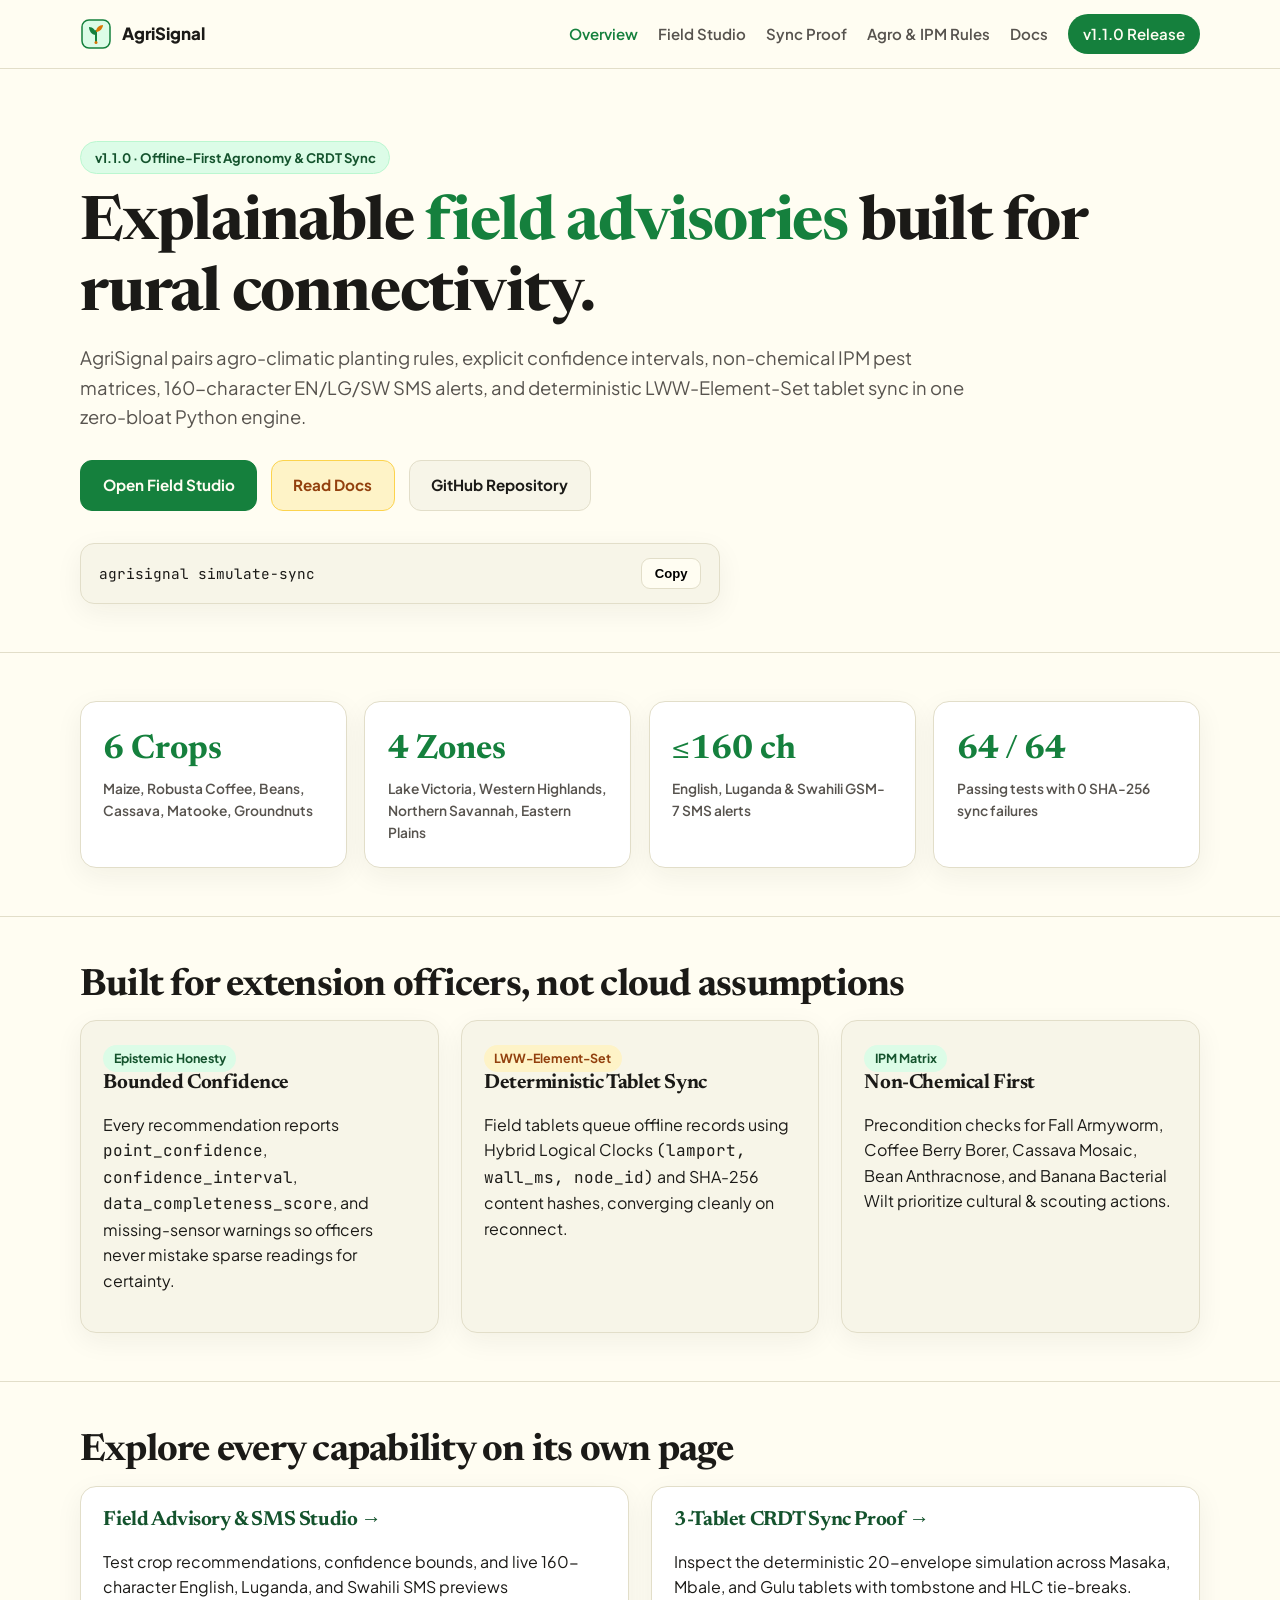
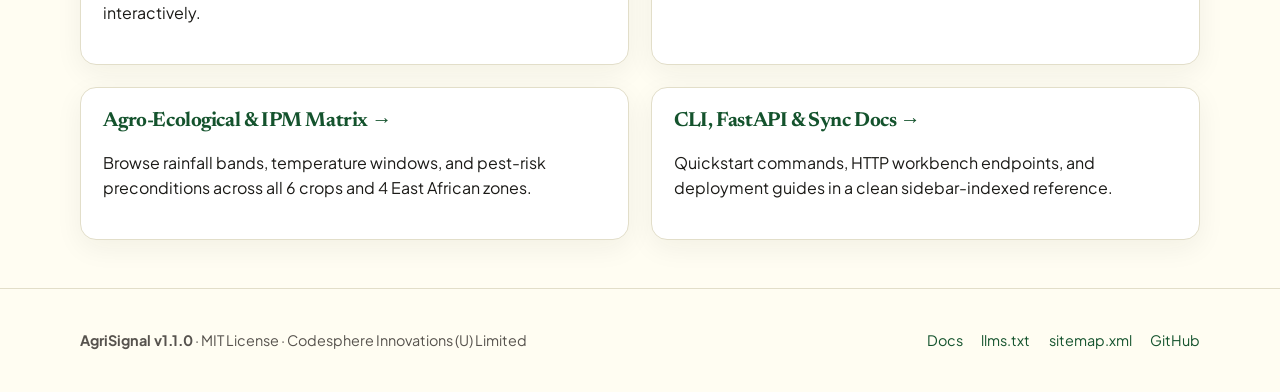
<file: website/index.html>
<!doctype html>
<html lang="en">
<head>
  <meta charset="utf-8">
  <meta name="viewport" content="width=device-width, initial-scale=1">
  <title>AgriSignal v1.1.0 — Offline-First Agricultural Decision Support</title>
  <meta name="description" content="Explainable crop advisories, IPM pest-risk matrix, <=160-character EN/LG/SW SMS alerts, and LWW-Element-Set CRDT sync for East African smallholders.">
  <meta name="theme-color" content="#15803d">
  <link rel="canonical" href="https://codesphere-u.github.io/agrisignal/">
  <link rel="icon" type="image/svg+xml" href="favicon.svg">
  <link rel="manifest" href="manifest.webmanifest">
  <meta property="og:type" content="website">
  <meta property="og:title" content="AgriSignal v1.1.0 — Offline-First Agricultural Decision Support">
  <meta property="og:description" content="Explainable 6-crop advisories across 4 East African agro-ecological zones with LWW-Element-Set CRDT sync and <=160-char EN/LG/SW SMS.">
  <meta property="og:url" content="https://codesphere-u.github.io/agrisignal/">
  <meta property="og:image" content="https://codesphere-u.github.io/agrisignal/og-image.svg">
  <meta name="twitter:card" content="summary_large_image">
  <meta name="twitter:title" content="AgriSignal v1.1.0 — Offline-First Agronomy & CRDT Sync">
  <meta name="twitter:description" content="6 crops, 4 East African zones, <=160-char EN/LG/SW SMS, and deterministic 3-tablet CRDT sync.">
  <meta name="twitter:image" content="https://codesphere-u.github.io/agrisignal/og-image.svg">
  <link rel="preconnect" href="https://fonts.googleapis.com">
  <link rel="preconnect" href="https://fonts.gstatic.com" crossorigin>
  <link href="https://fonts.googleapis.com/css2?family=JetBrains+Mono:wght@400;600&family=Newsreader:opsz,wght@6..72,600;6..72,700&family=Plus+Jakarta+Sans:wght@400;600;700;800&display=swap" rel="stylesheet">
  <link rel="stylesheet" href="styles.css">
  <script defer data-domain="codesphere-u.github.io" src="https://plausible.io/js/script.js"></script>
  <script type="application/ld+json">
  {
    "@context": "https://schema.org",
    "@graph": [
      {
        "@type": "Organization",
        "name": "Codesphere Innovations (U) Limited",
        "url": "https://github.com/codesphere-u"
      },
      {
        "@type": "Person",
        "name": "Ivan Akandwanaho"
      },
      {
        "@type": "WebSite",
        "name": "AgriSignal",
        "url": "https://codesphere-u.github.io/agrisignal/"
      },
      {
        "@type": "SoftwareApplication",
        "name": "AgriSignal",
        "softwareVersion": "1.1.0",
        "applicationCategory": "DeveloperApplication",
        "operatingSystem": "Linux, macOS, Windows",
        "license": "https://opensource.org/licenses/MIT",
        "offers": {
          "@type": "Offer",
          "price": "0",
          "priceCurrency": "USD"
        }
      },
      {
        "@type": "FAQPage",
        "mainEntity": [
          {
            "@type": "Question",
            "name": "How does AgriSignal sync field tablets without reliable cellular data?",
            "acceptedAnswer": {
              "@type": "Answer",
              "text": "AgriSignal uses an offline-first outbox with Hybrid Logical Clocks, SHA-256 content hashes, and LWW-Element-Set CRDT reconciliation so disconnected rural tablets converge deterministically."
            }
          },
          {
            "@type": "Question",
            "name": "Which languages and SMS limits are supported?",
            "acceptedAnswer": {
              "@type": "Answer",
              "text": "AgriSignal generates advisories in English (en), Luganda (lg), and Swahili (sw) and enforces strict 160-character GSM-7 SMS formatting."
            }
          }
        ]
      }
    ]
  }
  </script>
</head>
<body>
  <header class="topbar">
    <div class="container topbar-inner">
      <a class="brand" href="index.html">
        <img src="favicon.svg" alt="AgriSignal leaf mark">
        <span>AgriSignal</span>
      </a>
      <button id="nav-toggle" class="nav-toggle" aria-expanded="false" aria-label="Toggle navigation">Menu</button>
      <nav id="nav-links" class="nav-links" aria-label="Primary">
        <a class="active" href="index.html">Overview</a>
        <a href="studio.html">Field Studio</a>
        <a href="proof.html">Sync Proof</a>
        <a href="rules.html">Agro &amp; IPM Rules</a>
        <a href="docs.html">Docs</a>
        <a class="nav-cta" href="https://github.com/codesphere-u/agrisignal/releases/tag/v1.1.0">v1.1.0 Release</a>
      </nav>
    </div>
  </header>

  <main>
    <section class="hero">
      <div class="container">
        <span class="eyebrow">v1.1.0 · Offline-First Agronomy &amp; CRDT Sync</span>
        <h1>Explainable <span class="accent-word">field advisories</span> built for rural connectivity.</h1>
        <p class="lead">AgriSignal pairs agro-climatic planting rules, explicit confidence intervals, non-chemical IPM pest matrices, 160-character EN/LG/SW SMS alerts, and deterministic LWW-Element-Set tablet sync in one zero-bloat Python engine.</p>

        <div class="btn-row">
          <a class="btn btn-primary" href="studio.html">Open Field Studio</a>
          <a class="btn btn-amber" href="docs.html">Read Docs</a>
          <a class="btn" href="https://github.com/codesphere-u/agrisignal">GitHub Repository</a>
        </div>

        <div class="install-box">
          <code>agrisignal simulate-sync</code>
          <button class="copy-btn" type="button" data-copy="agrisignal simulate-sync">Copy</button>
        </div>
      </div>
    </section>

    <section class="section">
      <div class="container">
        <div class="grid-4">
          <div class="card card-white">
            <div class="stat-value">6 Crops</div>
            <div class="stat-label">Maize, Robusta Coffee, Beans, Cassava, Matooke, Groundnuts</div>
          </div>
          <div class="card card-white">
            <div class="stat-value">4 Zones</div>
            <div class="stat-label">Lake Victoria, Western Highlands, Northern Savannah, Eastern Plains</div>
          </div>
          <div class="card card-white">
            <div class="stat-value">&le;160 ch</div>
            <div class="stat-label">English, Luganda &amp; Swahili GSM-7 SMS alerts</div>
          </div>
          <div class="card card-white">
            <div class="stat-value">64 / 64</div>
            <div class="stat-label">Passing tests with 0 SHA-256 sync failures</div>
          </div>
        </div>
      </div>
    </section>

    <section class="section">
      <div class="container">
        <h2>Built for extension officers, not cloud assumptions</h2>
        <div class="grid-3">
          <article class="card">
            <span class="badge">Epistemic Honesty</span>
            <h3>Bounded Confidence</h3>
            <p>Every recommendation reports <code>point_confidence</code>, <code>confidence_interval</code>, <code>data_completeness_score</code>, and missing-sensor warnings so officers never mistake sparse readings for certainty.</p>
          </article>
          <article class="card">
            <span class="badge badge-amber">LWW-Element-Set</span>
            <h3>Deterministic Tablet Sync</h3>
            <p>Field tablets queue offline records using Hybrid Logical Clocks <code>(lamport, wall_ms, node_id)</code> and SHA-256 content hashes, converging cleanly on reconnect.</p>
          </article>
          <article class="card">
            <span class="badge">IPM Matrix</span>
            <h3>Non-Chemical First</h3>
            <p>Precondition checks for Fall Armyworm, Coffee Berry Borer, Cassava Mosaic, Bean Anthracnose, and Banana Bacterial Wilt prioritize cultural &amp; scouting actions.</p>
          </article>
        </div>
      </div>
    </section>

    <section class="section">
      <div class="container">
        <h2>Explore every capability on its own page</h2>
        <div class="grid-2">
          <div class="card card-white">
            <h3><a href="studio.html">Field Advisory &amp; SMS Studio &rarr;</a></h3>
            <p>Test crop recommendations, confidence bounds, and live 160-character English, Luganda, and Swahili SMS previews interactively.</p>
          </div>
          <div class="card card-white">
            <h3><a href="proof.html">3-Tablet CRDT Sync Proof &rarr;</a></h3>
            <p>Inspect the deterministic 20-envelope simulation across Masaka, Mbale, and Gulu tablets with tombstone and HLC tie-breaks.</p>
          </div>
          <div class="card card-white">
            <h3><a href="rules.html">Agro-Ecological &amp; IPM Matrix &rarr;</a></h3>
            <p>Browse rainfall bands, temperature windows, and pest-risk preconditions across all 6 crops and 4 East African zones.</p>
          </div>
          <div class="card card-white">
            <h3><a href="docs.html">CLI, FastAPI &amp; Sync Docs &rarr;</a></h3>
            <p>Quickstart commands, HTTP workbench endpoints, and deployment guides in a clean sidebar-indexed reference.</p>
          </div>
        </div>
      </div>
    </section>
  </main>

  <footer class="footer">
    <div class="container footer-inner">
      <div><strong>AgriSignal v1.1.0</strong> · MIT License · Codesphere Innovations (U) Limited</div>
      <div class="footer-links">
        <a href="docs.html">Docs</a>
        <a href="llms.txt">llms.txt</a>
        <a href="sitemap.xml">sitemap.xml</a>
        <a href="https://github.com/codesphere-u/agrisignal">GitHub</a>
      </div>
    </div>
  </footer>
  <div id="toast" class="toast" role="status" aria-live="polite"></div>
  <script src="app.js"></script>
</body>
</html>
</file>
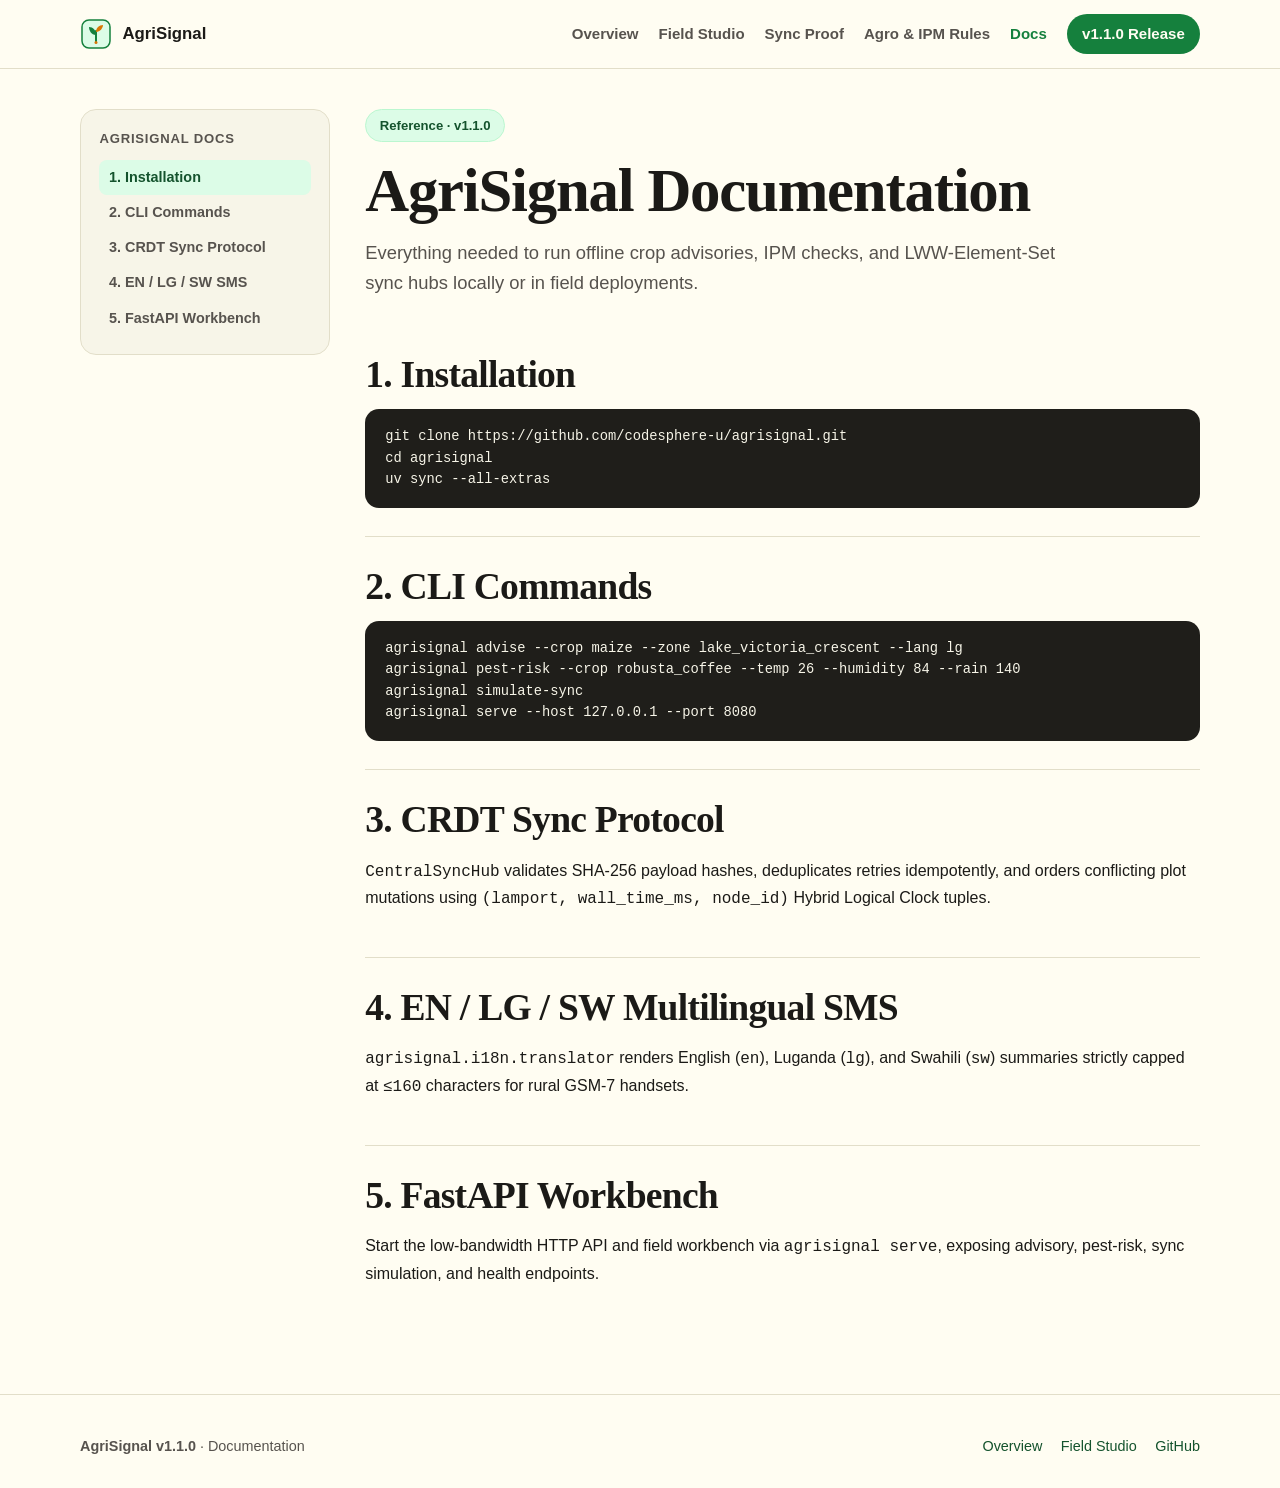
<file: website/docs.html>
<!doctype html>
<html lang="en">
<head>
  <meta charset="utf-8">
  <meta name="viewport" content="width=device-width, initial-scale=1">
  <title>Documentation — AgriSignal v1.1.0</title>
  <meta name="description" content="Complete CLI, FastAPI workbench, LWW-Element-Set sync protocol, and EN/LG/SW SMS documentation for AgriSignal v1.1.0.">
  <link rel="canonical" href="https://codesphere-u.github.io/agrisignal/docs.html">
  <link rel="icon" type="image/svg+xml" href="favicon.svg">
  <link rel="stylesheet" href="styles.css">
</head>
<body>
  <header class="topbar">
    <div class="container topbar-inner">
      <a class="brand" href="index.html"><img src="favicon.svg" alt="AgriSignal"><span>AgriSignal</span></a>
      <button id="nav-toggle" class="nav-toggle" aria-expanded="false" aria-label="Toggle navigation">Menu</button>
      <nav id="nav-links" class="nav-links" aria-label="Primary">
        <a href="index.html">Overview</a>
        <a href="studio.html">Field Studio</a>
        <a href="proof.html">Sync Proof</a>
        <a href="rules.html">Agro &amp; IPM Rules</a>
        <a class="active" href="docs.html">Docs</a>
        <a class="nav-cta" href="https://github.com/codesphere-u/agrisignal/releases/tag/v1.1.0">v1.1.0 Release</a>
      </nav>
    </div>
  </header>

  <main class="container docs-layout">
    <aside class="docs-sidebar" aria-label="Documentation sections">
      <h4>AgriSignal Docs</h4>
      <a class="active" href="#install">1. Installation</a>
      <a href="#cli">2. CLI Commands</a>
      <a href="#sync">3. CRDT Sync Protocol</a>
      <a href="#sms">4. EN / LG / SW SMS</a>
      <a href="#server">5. FastAPI Workbench</a>
    </aside>

    <article class="docs-article">
      <span class="eyebrow">Reference · v1.1.0</span>
      <h1 style="margin-top:0.85rem;">AgriSignal Documentation</h1>
      <p class="lead">Everything needed to run offline crop advisories, IPM checks, and LWW-Element-Set sync hubs locally or in field deployments.</p>

      <section id="install">
        <h2>1. Installation</h2>
        <pre class="code-block">git clone https://github.com/codesphere-u/agrisignal.git
cd agrisignal
uv sync --all-extras</pre>
      </section>

      <section id="cli">
        <h2>2. CLI Commands</h2>
        <pre class="code-block">agrisignal advise --crop maize --zone lake_victoria_crescent --lang lg
agrisignal pest-risk --crop robusta_coffee --temp 26 --humidity 84 --rain 140
agrisignal simulate-sync
agrisignal serve --host 127.0.0.1 --port 8080</pre>
      </section>

      <section id="sync">
        <h2>3. CRDT Sync Protocol</h2>
        <p><code>CentralSyncHub</code> validates SHA-256 payload hashes, deduplicates retries idempotently, and orders conflicting plot mutations using <code>(lamport, wall_time_ms, node_id)</code> Hybrid Logical Clock tuples.</p>
      </section>

      <section id="sms">
        <h2>4. EN / LG / SW Multilingual SMS</h2>
        <p><code>agrisignal.i18n.translator</code> renders English (<code>en</code>), Luganda (<code>lg</code>), and Swahili (<code>sw</code>) summaries strictly capped at <code>&le;160</code> characters for rural GSM-7 handsets.</p>
      </section>

      <section id="server">
        <h2>5. FastAPI Workbench</h2>
        <p>Start the low-bandwidth HTTP API and field workbench via <code>agrisignal serve</code>, exposing advisory, pest-risk, sync simulation, and health endpoints.</p>
      </section>
    </article>
  </main>

  <footer class="footer">
    <div class="container footer-inner">
      <div><strong>AgriSignal v1.1.0</strong> · Documentation</div>
      <div class="footer-links"><a href="index.html">Overview</a><a href="studio.html">Field Studio</a><a href="https://github.com/codesphere-u/agrisignal">GitHub</a></div>
    </div>
  </footer>
  <div id="toast" class="toast" role="status" aria-live="polite"></div>
  <script src="app.js"></script>
</body>
</html>
</file>
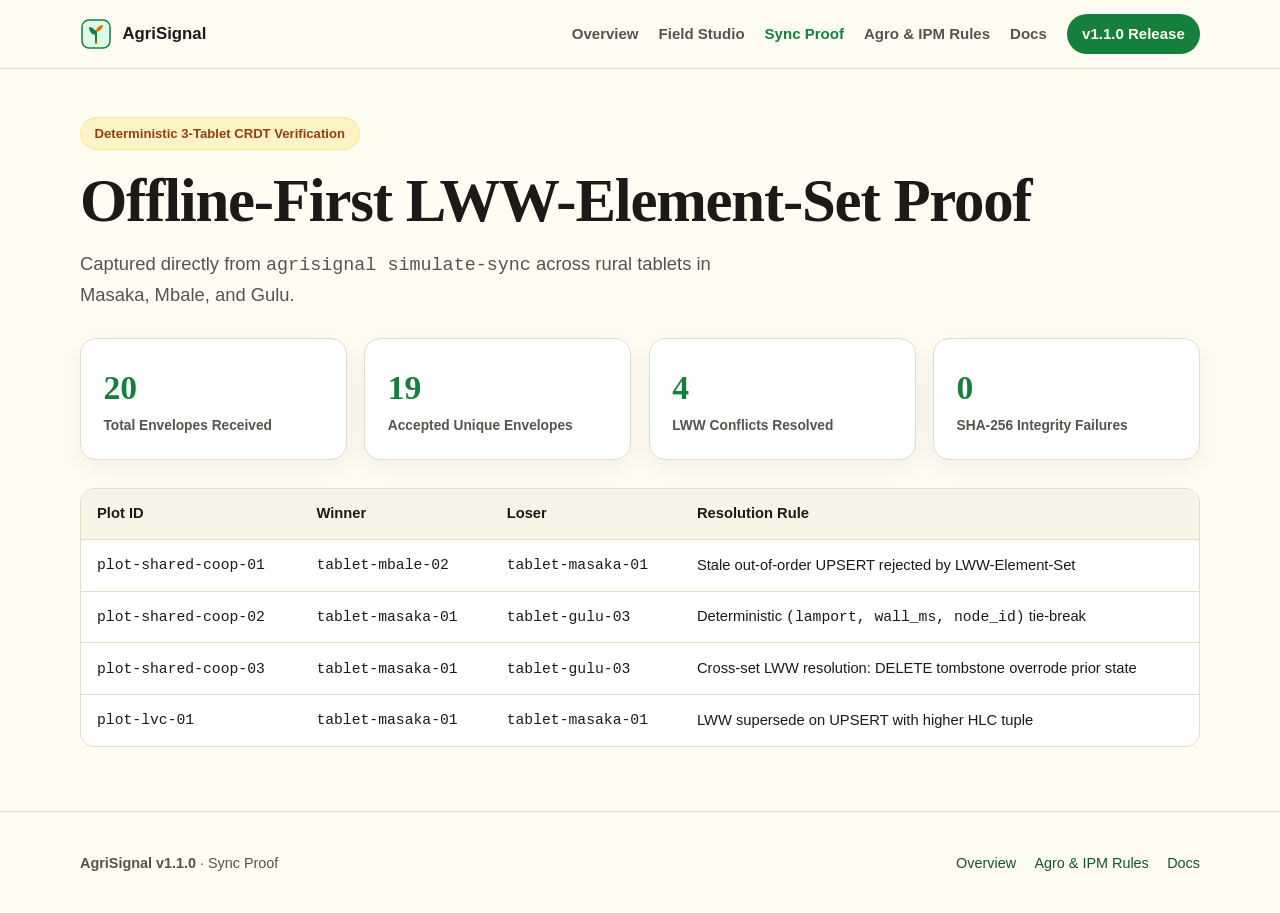
<file: website/proof.html>
<!doctype html>
<html lang="en">
<head>
  <meta charset="utf-8">
  <meta name="viewport" content="width=device-width, initial-scale=1">
  <title>Sync Proof — AgriSignal v1.1.0</title>
  <meta name="description" content="Verified 3-tablet LWW-Element-Set CRDT reconciliation proof with Hybrid Logical Clocks and SHA-256 integrity checks.">
  <link rel="canonical" href="https://codesphere-u.github.io/agrisignal/proof.html">
  <link rel="icon" type="image/svg+xml" href="favicon.svg">
  <link rel="stylesheet" href="styles.css">
</head>
<body>
  <header class="topbar">
    <div class="container topbar-inner">
      <a class="brand" href="index.html"><img src="favicon.svg" alt="AgriSignal"><span>AgriSignal</span></a>
      <button id="nav-toggle" class="nav-toggle" aria-expanded="false" aria-label="Toggle navigation">Menu</button>
      <nav id="nav-links" class="nav-links" aria-label="Primary">
        <a href="index.html">Overview</a>
        <a href="studio.html">Field Studio</a>
        <a class="active" href="proof.html">Sync Proof</a>
        <a href="rules.html">Agro &amp; IPM Rules</a>
        <a href="docs.html">Docs</a>
        <a class="nav-cta" href="https://github.com/codesphere-u/agrisignal/releases/tag/v1.1.0">v1.1.0 Release</a>
      </nav>
    </div>
  </header>

  <main class="container" style="padding: 3rem 0 4rem;">
    <span class="eyebrow eyebrow-amber">Deterministic 3-Tablet CRDT Verification</span>
    <h1>Offline-First LWW-Element-Set Proof</h1>
    <p class="lead">Captured directly from <code>agrisignal simulate-sync</code> across rural tablets in Masaka, Mbale, and Gulu.</p>

    <div class="grid-4" style="margin-bottom: 1.75rem;">
      <div class="card card-white"><div class="stat-value">20</div><div class="stat-label">Total Envelopes Received</div></div>
      <div class="card card-white"><div class="stat-value">19</div><div class="stat-label">Accepted Unique Envelopes</div></div>
      <div class="card card-white"><div class="stat-value">4</div><div class="stat-label">LWW Conflicts Resolved</div></div>
      <div class="card card-white"><div class="stat-value">0</div><div class="stat-label">SHA-256 Integrity Failures</div></div>
    </div>

    <div class="table-wrap">
      <table>
        <thead>
          <tr><th>Plot ID</th><th>Winner</th><th>Loser</th><th>Resolution Rule</th></tr>
        </thead>
        <tbody>
          <tr><td><code>plot-shared-coop-01</code></td><td><code>tablet-mbale-02</code></td><td><code>tablet-masaka-01</code></td><td>Stale out-of-order UPSERT rejected by LWW-Element-Set</td></tr>
          <tr><td><code>plot-shared-coop-02</code></td><td><code>tablet-masaka-01</code></td><td><code>tablet-gulu-03</code></td><td>Deterministic <code>(lamport, wall_ms, node_id)</code> tie-break</td></tr>
          <tr><td><code>plot-shared-coop-03</code></td><td><code>tablet-masaka-01</code></td><td><code>tablet-gulu-03</code></td><td>Cross-set LWW resolution: DELETE tombstone overrode prior state</td></tr>
          <tr><td><code>plot-lvc-01</code></td><td><code>tablet-masaka-01</code></td><td><code>tablet-masaka-01</code></td><td>LWW supersede on UPSERT with higher HLC tuple</td></tr>
        </tbody>
      </table>
    </div>
  </main>

  <footer class="footer">
    <div class="container footer-inner">
      <div><strong>AgriSignal v1.1.0</strong> · Sync Proof</div>
      <div class="footer-links"><a href="index.html">Overview</a><a href="rules.html">Agro &amp; IPM Rules</a><a href="docs.html">Docs</a></div>
    </div>
  </footer>
  <div id="toast" class="toast" role="status" aria-live="polite"></div>
  <script src="app.js"></script>
</body>
</html>
</file>
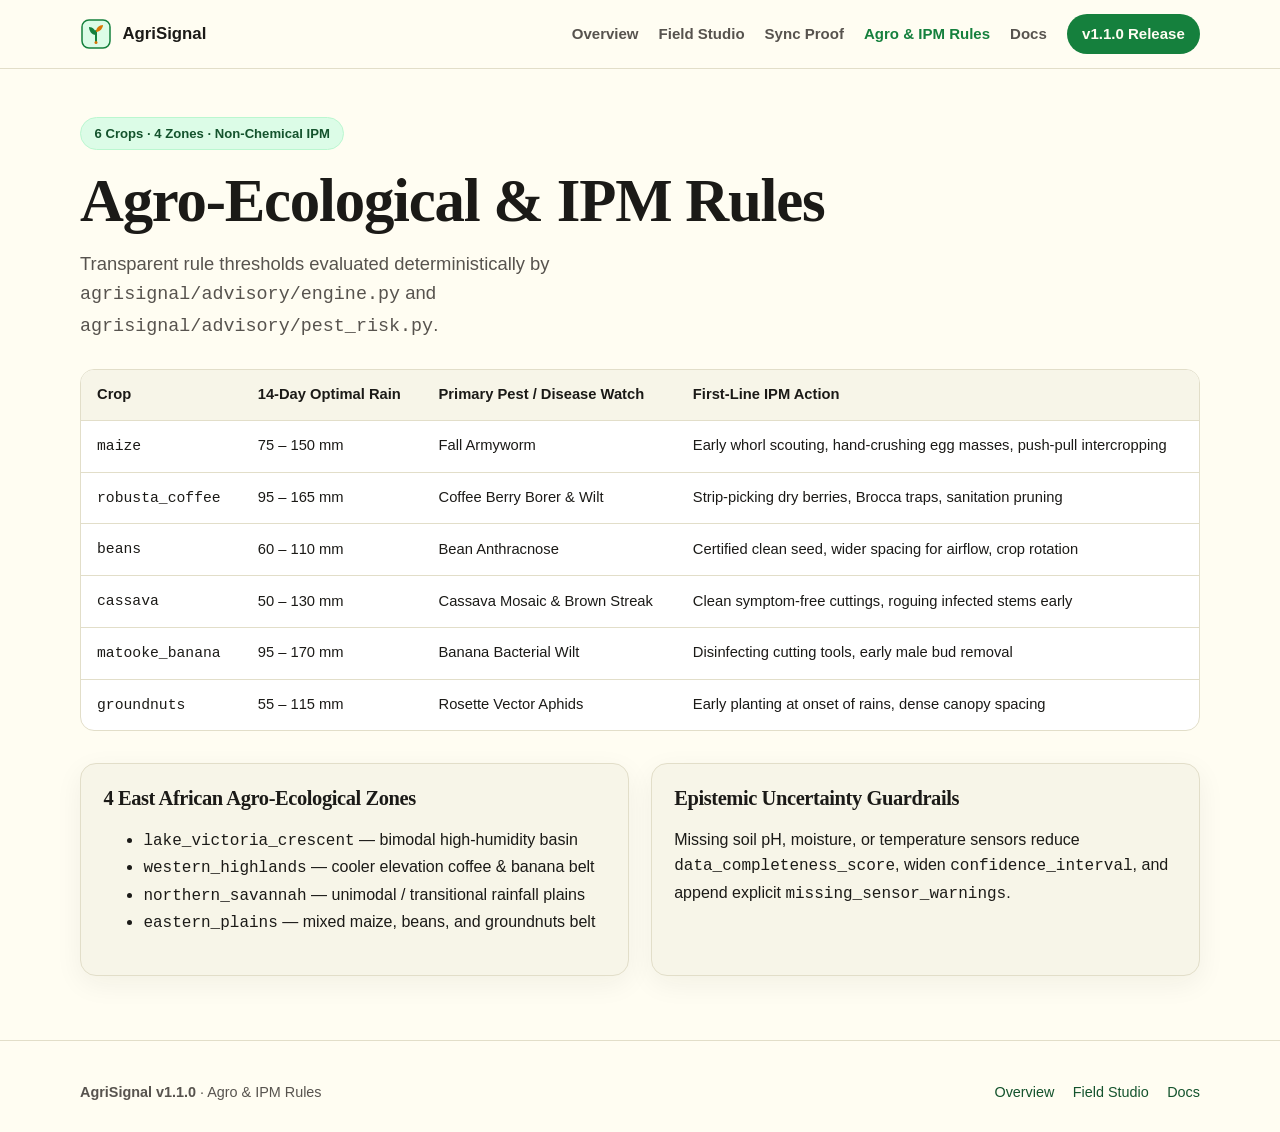
<file: website/rules.html>
<!doctype html>
<html lang="en">
<head>
  <meta charset="utf-8">
  <meta name="viewport" content="width=device-width, initial-scale=1">
  <title>Agro &amp; IPM Rules — AgriSignal v1.1.0</title>
  <meta name="description" content="Agro-ecological rainfall thresholds, temperature bands, and non-chemical IPM pest-risk rules for 6 East African crops.">
  <link rel="canonical" href="https://codesphere-u.github.io/agrisignal/rules.html">
  <link rel="icon" type="image/svg+xml" href="favicon.svg">
  <link rel="stylesheet" href="styles.css">
</head>
<body>
  <header class="topbar">
    <div class="container topbar-inner">
      <a class="brand" href="index.html"><img src="favicon.svg" alt="AgriSignal"><span>AgriSignal</span></a>
      <button id="nav-toggle" class="nav-toggle" aria-expanded="false" aria-label="Toggle navigation">Menu</button>
      <nav id="nav-links" class="nav-links" aria-label="Primary">
        <a href="index.html">Overview</a>
        <a href="studio.html">Field Studio</a>
        <a href="proof.html">Sync Proof</a>
        <a class="active" href="rules.html">Agro &amp; IPM Rules</a>
        <a href="docs.html">Docs</a>
        <a class="nav-cta" href="https://github.com/codesphere-u/agrisignal/releases/tag/v1.1.0">v1.1.0 Release</a>
      </nav>
    </div>
  </header>

  <main class="container" style="padding: 3rem 0 4rem;">
    <span class="eyebrow">6 Crops · 4 Zones · Non-Chemical IPM</span>
    <h1>Agro-Ecological &amp; IPM Rules</h1>
    <p class="lead">Transparent rule thresholds evaluated deterministically by <code>agrisignal/advisory/engine.py</code> and <code>agrisignal/advisory/pest_risk.py</code>.</p>

    <div class="table-wrap" style="margin-bottom: 2rem;">
      <table>
        <thead>
          <tr><th>Crop</th><th>14-Day Optimal Rain</th><th>Primary Pest / Disease Watch</th><th>First-Line IPM Action</th></tr>
        </thead>
        <tbody>
          <tr><td><code>maize</code></td><td>75 &ndash; 150 mm</td><td>Fall Armyworm</td><td>Early whorl scouting, hand-crushing egg masses, push-pull intercropping</td></tr>
          <tr><td><code>robusta_coffee</code></td><td>95 &ndash; 165 mm</td><td>Coffee Berry Borer &amp; Wilt</td><td>Strip-picking dry berries, Brocca traps, sanitation pruning</td></tr>
          <tr><td><code>beans</code></td><td>60 &ndash; 110 mm</td><td>Bean Anthracnose</td><td>Certified clean seed, wider spacing for airflow, crop rotation</td></tr>
          <tr><td><code>cassava</code></td><td>50 &ndash; 130 mm</td><td>Cassava Mosaic &amp; Brown Streak</td><td>Clean symptom-free cuttings, roguing infected stems early</td></tr>
          <tr><td><code>matooke_banana</code></td><td>95 &ndash; 170 mm</td><td>Banana Bacterial Wilt</td><td>Disinfecting cutting tools, early male bud removal</td></tr>
          <tr><td><code>groundnuts</code></td><td>55 &ndash; 115 mm</td><td>Rosette Vector Aphids</td><td>Early planting at onset of rains, dense canopy spacing</td></tr>
        </tbody>
      </table>
    </div>

    <div class="grid-2">
      <div class="card">
        <h3>4 East African Agro-Ecological Zones</h3>
        <ul>
          <li><code>lake_victoria_crescent</code> — bimodal high-humidity basin</li>
          <li><code>western_highlands</code> — cooler elevation coffee &amp; banana belt</li>
          <li><code>northern_savannah</code> — unimodal / transitional rainfall plains</li>
          <li><code>eastern_plains</code> — mixed maize, beans, and groundnuts belt</li>
        </ul>
      </div>
      <div class="card">
        <h3>Epistemic Uncertainty Guardrails</h3>
        <p>Missing soil pH, moisture, or temperature sensors reduce <code>data_completeness_score</code>, widen <code>confidence_interval</code>, and append explicit <code>missing_sensor_warnings</code>.</p>
      </div>
    </div>
  </main>

  <footer class="footer">
    <div class="container footer-inner">
      <div><strong>AgriSignal v1.1.0</strong> · Agro &amp; IPM Rules</div>
      <div class="footer-links"><a href="index.html">Overview</a><a href="studio.html">Field Studio</a><a href="docs.html">Docs</a></div>
    </div>
  </footer>
  <div id="toast" class="toast" role="status" aria-live="polite"></div>
  <script src="app.js"></script>
</body>
</html>
</file>
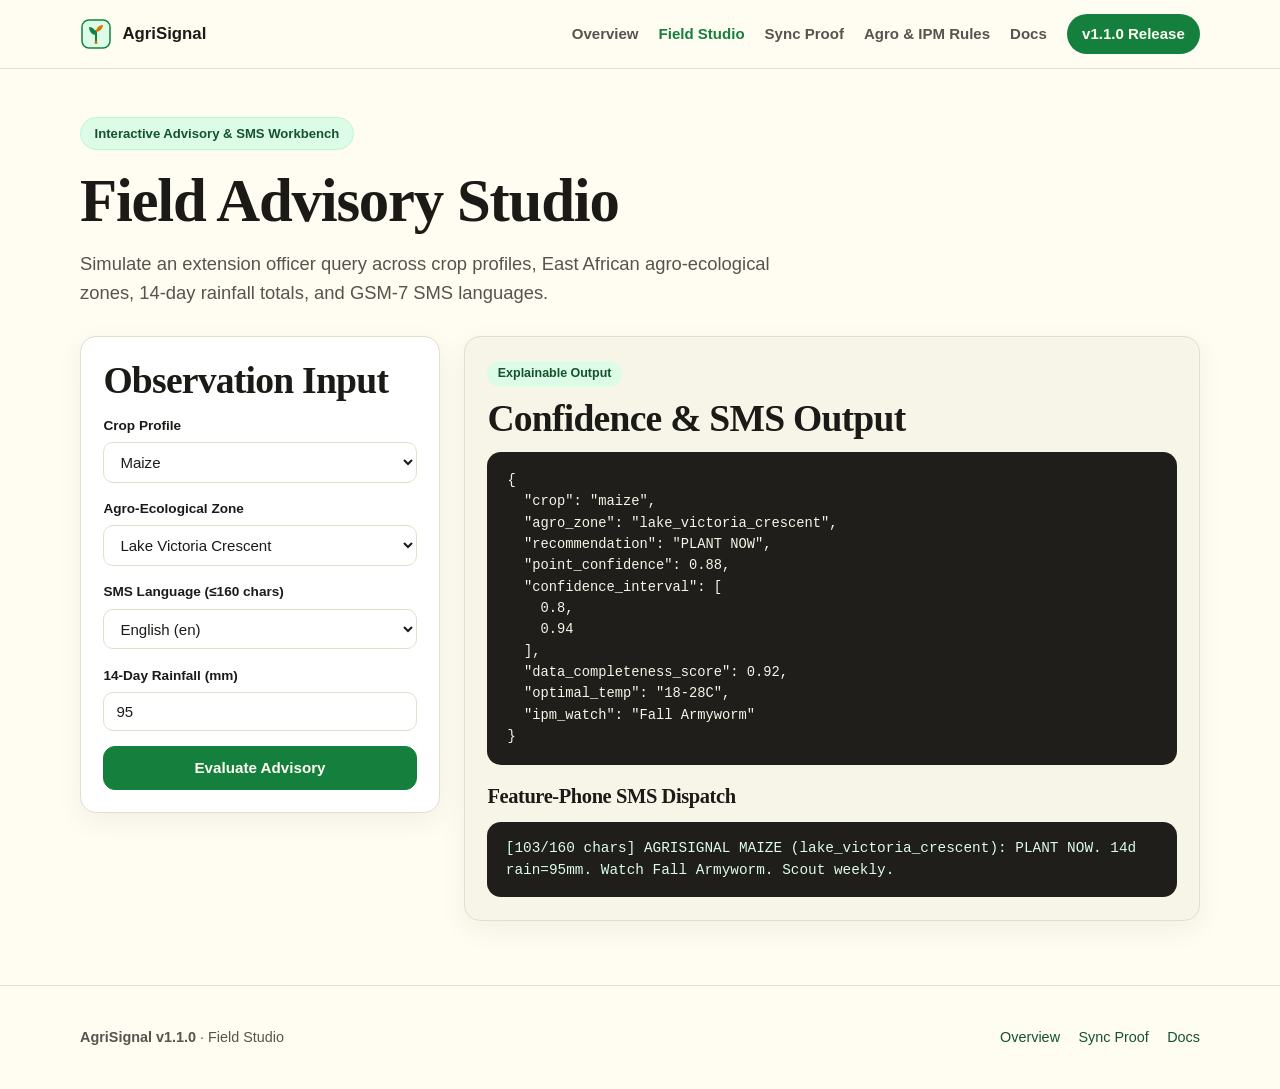
<file: website/studio.html>
<!doctype html>
<html lang="en">
<head>
  <meta charset="utf-8">
  <meta name="viewport" content="width=device-width, initial-scale=1">
  <title>Field Studio — AgriSignal v1.1.0</title>
  <meta name="description" content="Interactive AgriSignal crop advisory simulator, epistemic confidence calculator, and <=160-character EN/LG/SW SMS formatter.">
  <link rel="canonical" href="https://codesphere-u.github.io/agrisignal/studio.html">
  <link rel="icon" type="image/svg+xml" href="favicon.svg">
  <link rel="stylesheet" href="styles.css">
</head>
<body>
  <header class="topbar">
    <div class="container topbar-inner">
      <a class="brand" href="index.html"><img src="favicon.svg" alt="AgriSignal"><span>AgriSignal</span></a>
      <button id="nav-toggle" class="nav-toggle" aria-expanded="false" aria-label="Toggle navigation">Menu</button>
      <nav id="nav-links" class="nav-links" aria-label="Primary">
        <a href="index.html">Overview</a>
        <a class="active" href="studio.html">Field Studio</a>
        <a href="proof.html">Sync Proof</a>
        <a href="rules.html">Agro &amp; IPM Rules</a>
        <a href="docs.html">Docs</a>
        <a class="nav-cta" href="https://github.com/codesphere-u/agrisignal/releases/tag/v1.1.0">v1.1.0 Release</a>
      </nav>
    </div>
  </header>

  <main class="container" style="padding: 3rem 0 4rem;">
    <span class="eyebrow">Interactive Advisory &amp; SMS Workbench</span>
    <h1>Field Advisory Studio</h1>
    <p class="lead">Simulate an extension officer query across crop profiles, East African agro-ecological zones, 14-day rainfall totals, and GSM-7 SMS languages.</p>

    <div class="studio-grid">
      <section class="card card-white">
        <h2>Observation Input</h2>
        <div class="field">
          <label for="studio-crop">Crop Profile</label>
          <select id="studio-crop">
            <option value="maize">Maize</option>
            <option value="robusta_coffee">Robusta Coffee</option>
            <option value="beans">Beans</option>
            <option value="cassava">Cassava</option>
            <option value="matooke_banana">Matooke Banana</option>
            <option value="groundnuts">Groundnuts</option>
          </select>
        </div>
        <div class="field">
          <label for="studio-zone">Agro-Ecological Zone</label>
          <select id="studio-zone">
            <option value="lake_victoria_crescent">Lake Victoria Crescent</option>
            <option value="western_highlands">Western Highlands</option>
            <option value="northern_savannah">Northern Savannah</option>
            <option value="eastern_plains">Eastern Plains</option>
          </select>
        </div>
        <div class="field">
          <label for="studio-lang">SMS Language (&le;160 chars)</label>
          <select id="studio-lang">
            <option value="en">English (en)</option>
            <option value="lg">Luganda (lg)</option>
            <option value="sw">Swahili (sw)</option>
          </select>
        </div>
        <div class="field">
          <label for="studio-rain">14-Day Rainfall (mm)</label>
          <input id="studio-rain" type="number" min="0" max="400" value="95">
        </div>
        <button id="studio-run" class="btn btn-primary" type="button" style="width:100%;">Evaluate Advisory</button>
      </section>

      <section class="card">
        <span class="badge">Explainable Output</span>
        <h2 style="margin-top:0.6rem;">Confidence &amp; SMS Output</h2>
        <pre id="studio-output" class="code-block">{}</pre>
        <h3 style="margin-top:1.25rem;">Feature-Phone SMS Dispatch</h3>
        <div id="studio-sms" class="sms-preview"></div>
      </section>
    </div>
  </main>

  <footer class="footer">
    <div class="container footer-inner">
      <div><strong>AgriSignal v1.1.0</strong> · Field Studio</div>
      <div class="footer-links"><a href="index.html">Overview</a><a href="proof.html">Sync Proof</a><a href="docs.html">Docs</a></div>
    </div>
  </footer>
  <div id="toast" class="toast" role="status" aria-live="polite"></div>
  <script src="app.js"></script>
</body>
</html>
</file>
<file: website/styles.css>
:root {
  --bg: #fffdf2;
  --surface: #f7f5e8;
  --surface-strong: #efecda;
  --ink: #1b1a17;
  --muted: #57534e;
  --border: #e2dec9;
  --accent: #15803d;
  --accent-ink: #14532d;
  --accent-soft: #dcfce7;
  --accent-2: #d97706;
  --accent-2-ink: #92400e;
  --accent-2-soft: #fef3c7;
  --radius: 16px;
  --shadow: 0 8px 28px rgba(27, 26, 23, 0.06);
  --font-sans: "Plus Jakarta Sans", -apple-system, BlinkMacSystemFont, "Segoe UI", sans-serif;
  --font-serif: "Newsreader", Georgia, serif;
  --font-mono: "JetBrains Mono", ui-monospace, SFMono-Regular, Menlo, monospace;
}

* { box-sizing: border-box; }
html { scroll-behavior: smooth; }
body {
  margin: 0;
  background: var(--bg);
  color: var(--ink);
  font-family: var(--font-sans);
  line-height: 1.6;
  -webkit-font-smoothing: antialiased;
}
a { color: var(--accent-ink); text-decoration: none; }
a:hover { text-decoration: underline; }
code, pre { font-family: var(--font-mono); }

.container { width: min(1120px, calc(100% - 2rem)); margin: 0 auto; }

.topbar {
  position: sticky; top: 0; z-index: 40;
  background: rgba(255, 253, 242, 0.92);
  backdrop-filter: blur(10px);
  border-bottom: 1px solid var(--border);
}
.topbar-inner {
  display: flex; align-items: center; justify-content: space-between;
  gap: 1rem; min-height: 68px;
}
.brand {
  display: inline-flex; align-items: center; gap: 0.65rem;
  font-weight: 800; font-size: 1.05rem; color: var(--ink);
}
.brand img { width: 32px; height: 32px; }
.nav-links { display: flex; align-items: center; gap: 1.25rem; }
.nav-links a { font-size: 0.94rem; font-weight: 600; color: var(--muted); }
.nav-links a.active, .nav-links a:hover { color: var(--accent); text-decoration: none; }
.nav-cta {
  display: inline-flex; align-items: center; gap: 0.45rem;
  padding: 0.5rem 0.95rem; border-radius: 999px;
  background: var(--accent); color: #fffdf2 !important;
  font-size: 0.88rem; font-weight: 700;
}
.nav-toggle {
  display: none; background: var(--surface); border: 1px solid var(--border);
  border-radius: 10px; padding: 0.45rem 0.7rem; font-weight: 700; cursor: pointer;
}

.hero { padding: 4.5rem 0 3rem; }
.eyebrow {
  display: inline-flex; align-items: center; gap: 0.5rem;
  padding: 0.32rem 0.85rem; border-radius: 999px;
  background: var(--accent-soft); color: var(--accent-ink);
  border: 1px solid #bbf7d0; font-size: 0.82rem; font-weight: 700;
}
.eyebrow-amber {
  background: var(--accent-2-soft); color: var(--accent-2-ink); border-color: #fde68a;
}
h1, h2, h3 { font-family: var(--font-serif); letter-spacing: -0.02em; line-height: 1.16; margin: 0 0 0.75rem; }
h1 { font-size: clamp(2.3rem, 5vw, 3.8rem); margin-top: 1rem; }
h2 { font-size: clamp(1.7rem, 3vw, 2.35rem); }
h3 { font-size: 1.28rem; }
.lead { font-size: 1.15rem; color: var(--muted); max-width: 68ch; margin: 0 0 1.75rem; }
.accent-word { color: var(--accent); }

.btn-row { display: flex; flex-wrap: wrap; gap: 0.85rem; margin: 1.5rem 0 2rem; }
.btn {
  display: inline-flex; align-items: center; justify-content: center; gap: 0.5rem;
  padding: 0.78rem 1.35rem; border-radius: 12px; font-weight: 700; font-size: 0.95rem;
  border: 1px solid var(--border); background: var(--surface); color: var(--ink); cursor: pointer;
}
.btn:hover { text-decoration: none; border-color: var(--accent); }
.btn-primary { background: var(--accent); color: #fffdf2; border-color: var(--accent); }
.btn-primary:hover { background: var(--accent-ink); }
.btn-amber { background: var(--accent-2-soft); color: var(--accent-2-ink); border-color: #fcd34d; }

.install-box {
  display: flex; align-items: center; justify-content: space-between; gap: 1rem;
  background: var(--surface); border: 1px solid var(--border); border-radius: 14px;
  padding: 0.9rem 1.1rem; max-width: 640px; box-shadow: var(--shadow);
}
.install-box code { font-size: 0.9rem; overflow-x: auto; white-space: nowrap; }
.copy-btn {
  background: var(--bg); border: 1px solid var(--border); border-radius: 9px;
  padding: 0.42rem 0.8rem; font-weight: 700; font-size: 0.82rem; cursor: pointer;
}

.section { padding: 3rem 0; border-top: 1px solid var(--border); }
.grid-2 { display: grid; grid-template-columns: repeat(2, minmax(0, 1fr)); gap: 1.35rem; }
.grid-3 { display: grid; grid-template-columns: repeat(3, minmax(0, 1fr)); gap: 1.35rem; }
.grid-4 { display: grid; grid-template-columns: repeat(4, minmax(0, 1fr)); gap: 1.1rem; }

.card {
  background: var(--surface); border: 1px solid var(--border);
  border-radius: var(--radius); padding: 1.4rem; box-shadow: var(--shadow);
}
.card-white { background: #ffffff; }
.stat-value { font-family: var(--font-serif); font-size: 2.1rem; font-weight: 700; color: var(--accent); }
.stat-label { font-size: 0.86rem; color: var(--muted); font-weight: 600; }

.badge {
  display: inline-block; padding: 0.2rem 0.65rem; border-radius: 999px;
  font-size: 0.78rem; font-weight: 700; background: var(--accent-soft); color: var(--accent-ink);
}
.badge-amber { background: var(--accent-2-soft); color: var(--accent-2-ink); }

.code-block {
  background: #1f1e1a; color: #f7f5e8; border-radius: 14px; padding: 1.1rem 1.25rem;
  overflow-x: auto; font-size: 0.86rem; line-height: 1.55; margin: 0.75rem 0 0;
}

.studio-grid { display: grid; grid-template-columns: 360px minmax(0, 1fr); gap: 1.5rem; align-items: start; }
.field { display: flex; flex-direction: column; gap: 0.35rem; margin-bottom: 0.95rem; }
.field label { font-size: 0.85rem; font-weight: 700; color: var(--ink); }
.field select, .field input {
  padding: 0.62rem 0.75rem; border-radius: 10px; border: 1px solid var(--border);
  background: #ffffff; color: var(--ink); font-family: var(--font-sans); font-size: 0.94rem;
}
.sms-preview {
  background: #1f1e1a; color: #dcfce7; border-radius: 14px; padding: 1rem 1.15rem;
  font-family: var(--font-mono); font-size: 0.9rem; line-height: 1.5; margin-top: 0.85rem;
}

.table-wrap { overflow-x: auto; border: 1px solid var(--border); border-radius: 14px; background: #ffffff; }
table { width: 100%; border-collapse: collapse; font-size: 0.92rem; }
th, td { padding: 0.82rem 1rem; text-align: left; border-bottom: 1px solid var(--border); }
th { background: var(--surface); font-weight: 700; }
tr:last-child td { border-bottom: none; }

.docs-layout { display: grid; grid-template-columns: 250px minmax(0, 1fr); gap: 2.2rem; padding: 2.5rem 0 4rem; }
.docs-sidebar {
  position: sticky; top: 88px; align-self: start;
  background: var(--surface); border: 1px solid var(--border); border-radius: var(--radius); padding: 1.15rem;
}
.docs-sidebar h4 { margin: 0 0 0.65rem; font-size: 0.82rem; text-transform: uppercase; letter-spacing: 0.06em; color: var(--muted); }
.docs-sidebar a { display: block; padding: 0.38rem 0.6rem; border-radius: 8px; font-size: 0.9rem; font-weight: 600; color: var(--muted); }
.docs-sidebar a:hover, .docs-sidebar a.active { background: var(--accent-soft); color: var(--accent-ink); text-decoration: none; }
.docs-article section { padding: 1.75rem 0; border-bottom: 1px solid var(--border); }
.docs-article section:last-child { border-bottom: none; }

.toast {
  position: fixed; bottom: 20px; right: 20px; z-index: 60;
  background: #1f1e1a; color: #fffdf2; padding: 0.72rem 1.1rem; border-radius: 12px;
  font-size: 0.88rem; font-weight: 600; box-shadow: var(--shadow); opacity: 0; pointer-events: none; transition: opacity 0.2s;
}
.toast.show { opacity: 1; }

.footer {
  border-top: 1px solid var(--border); padding: 2.5rem 0; color: var(--muted); font-size: 0.9rem;
}
.footer-inner { display: flex; flex-wrap: wrap; justify-content: space-between; gap: 1rem; align-items: center; }
.footer-links { display: flex; flex-wrap: wrap; gap: 1.15rem; }

@media (max-width: 900px) {
  .grid-2, .grid-3, .grid-4, .studio-grid, .docs-layout { grid-template-columns: 1fr; }
  .docs-sidebar { position: static; }
  .nav-toggle { display: inline-flex; }
  .nav-links {
    display: none; position: absolute; top: 68px; left: 0; right: 0;
    flex-direction: column; align-items: flex-start; gap: 0.85rem;
    background: var(--bg); padding: 1.25rem; border-bottom: 1px solid var(--border);
  }
  .nav-links.open { display: flex; }
}
</file>
